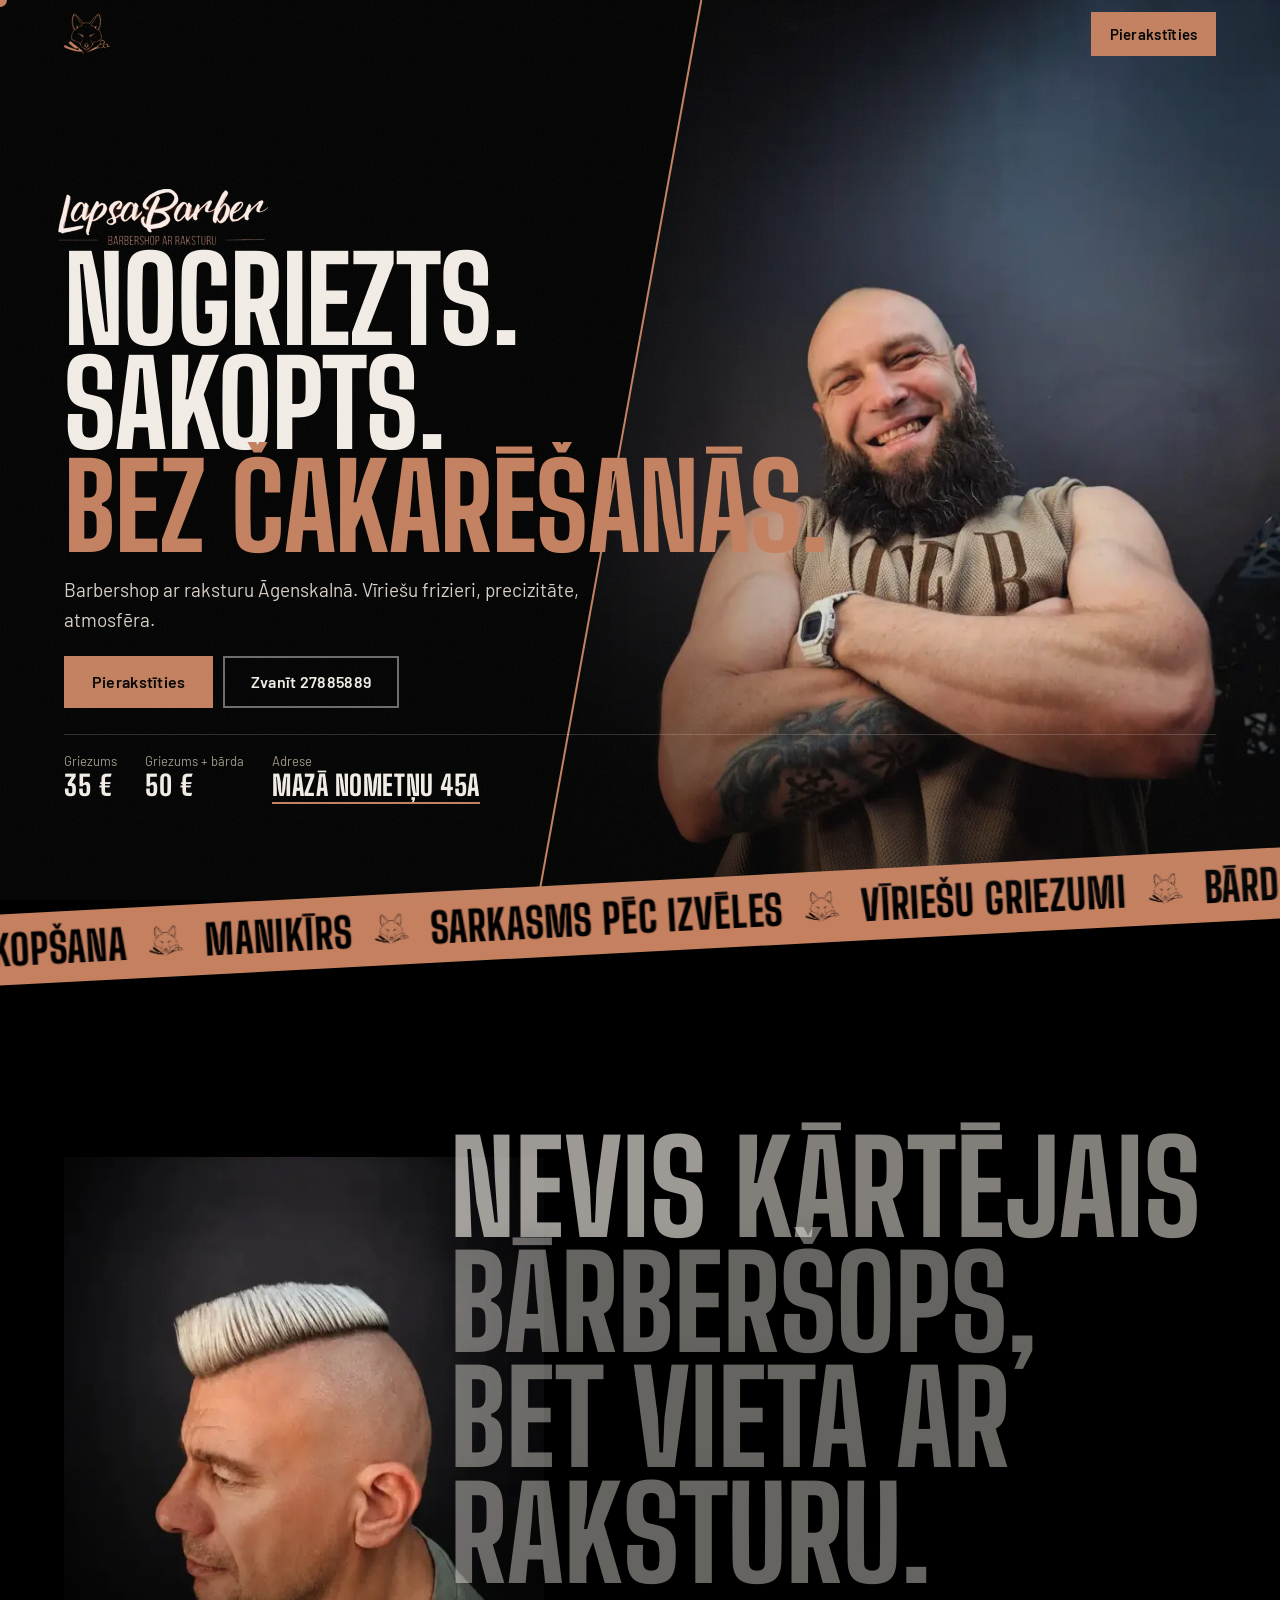
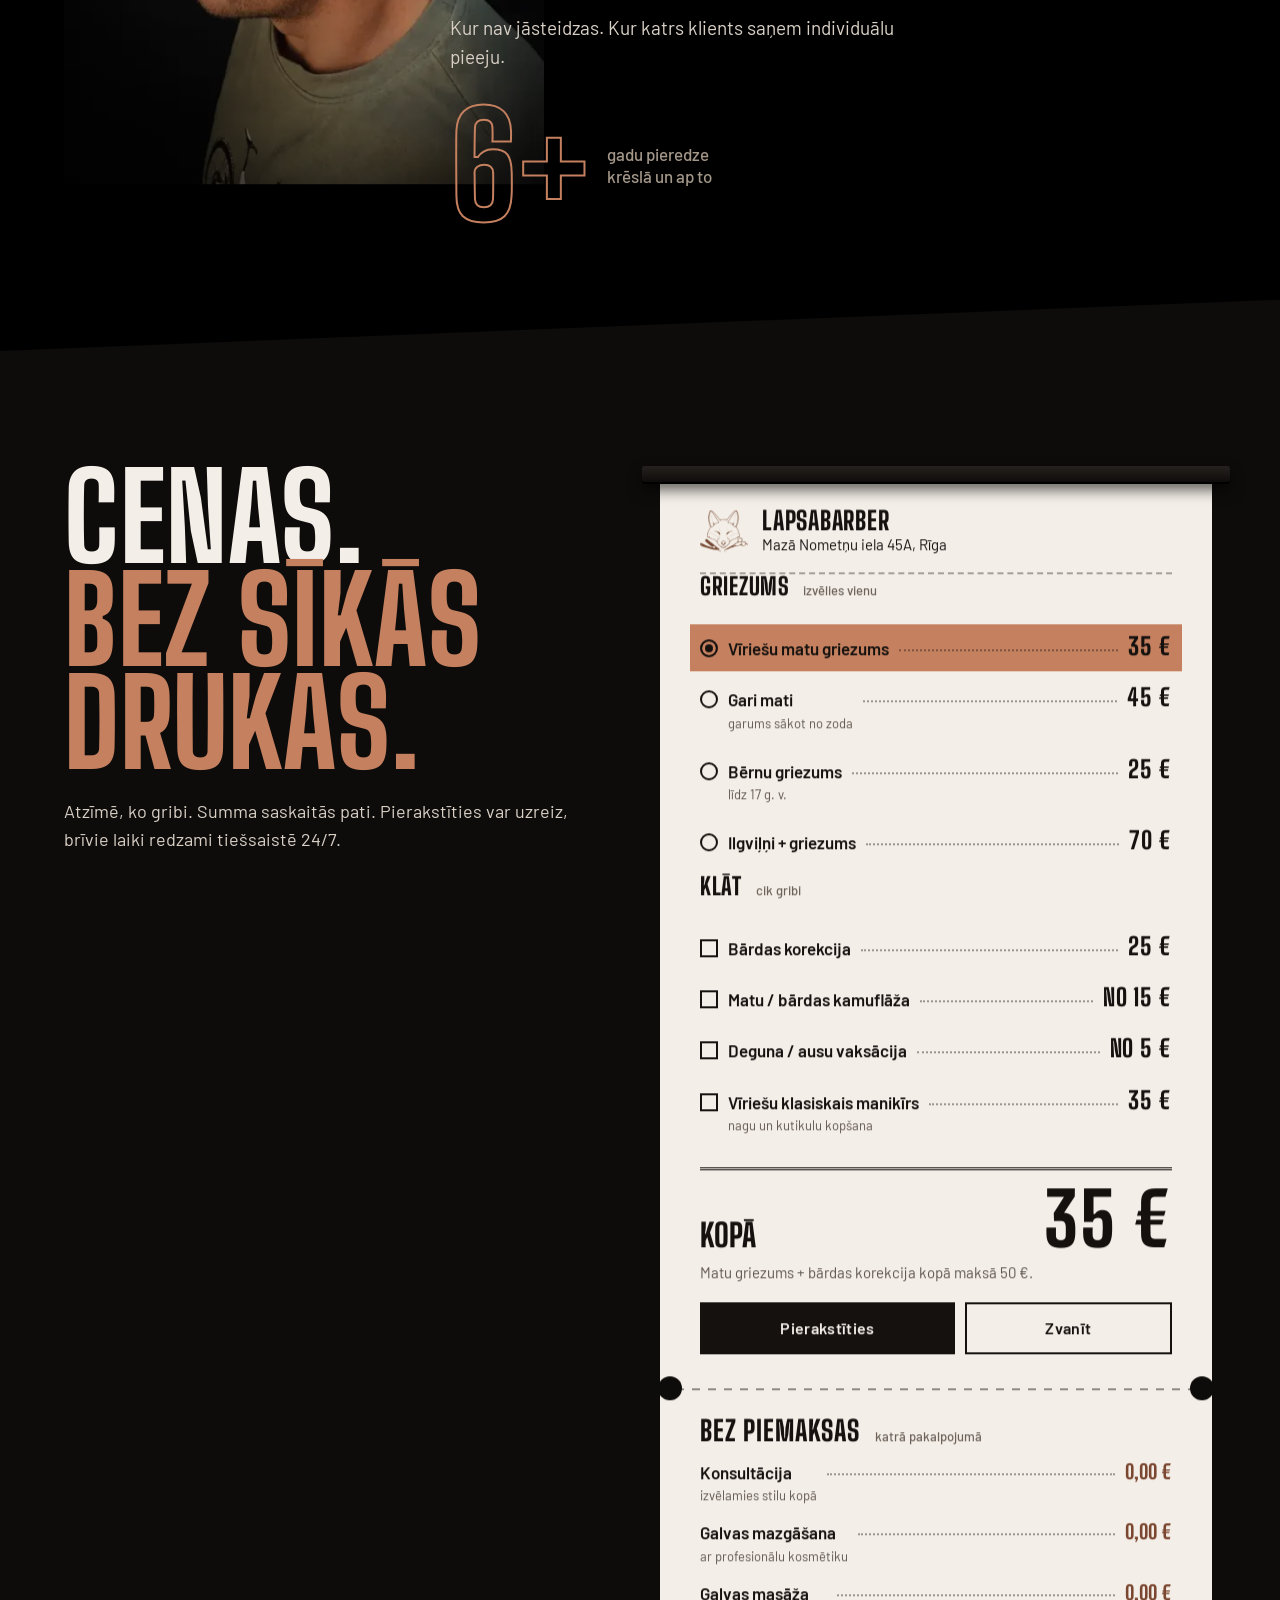
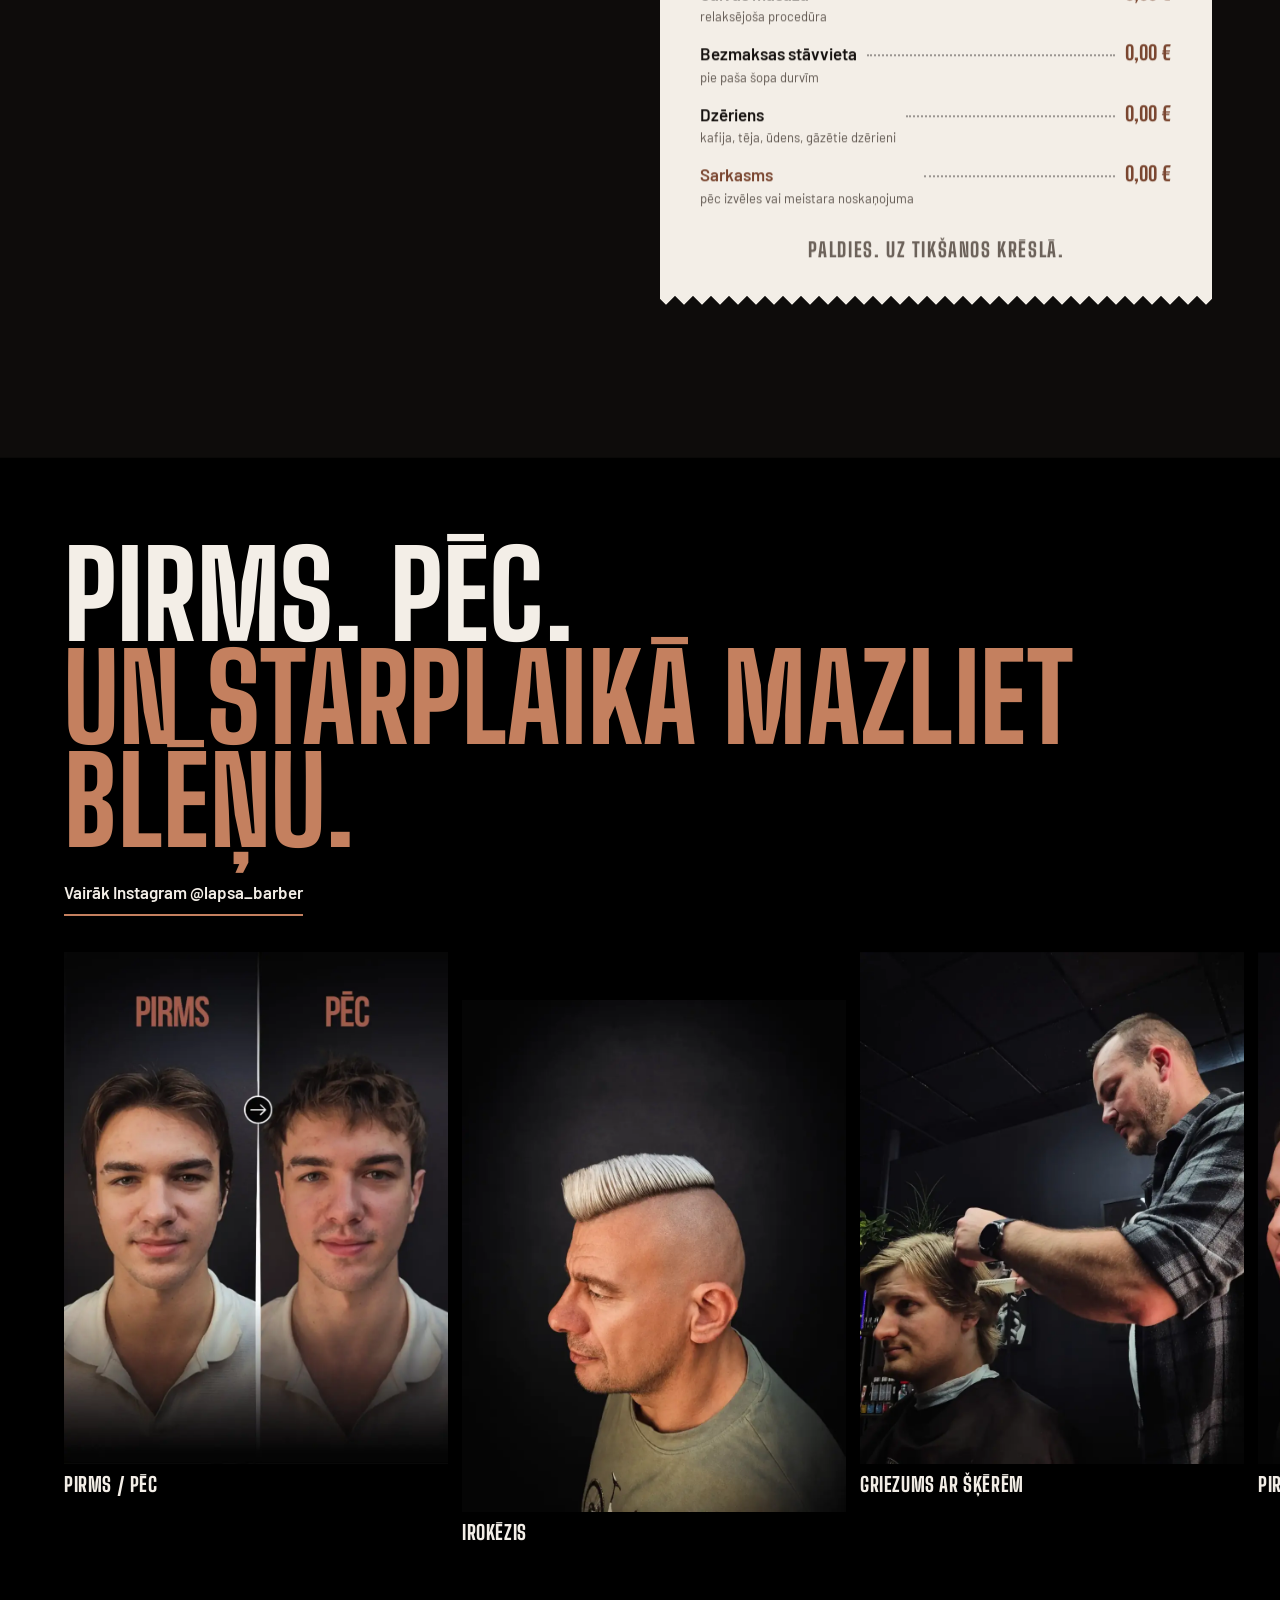
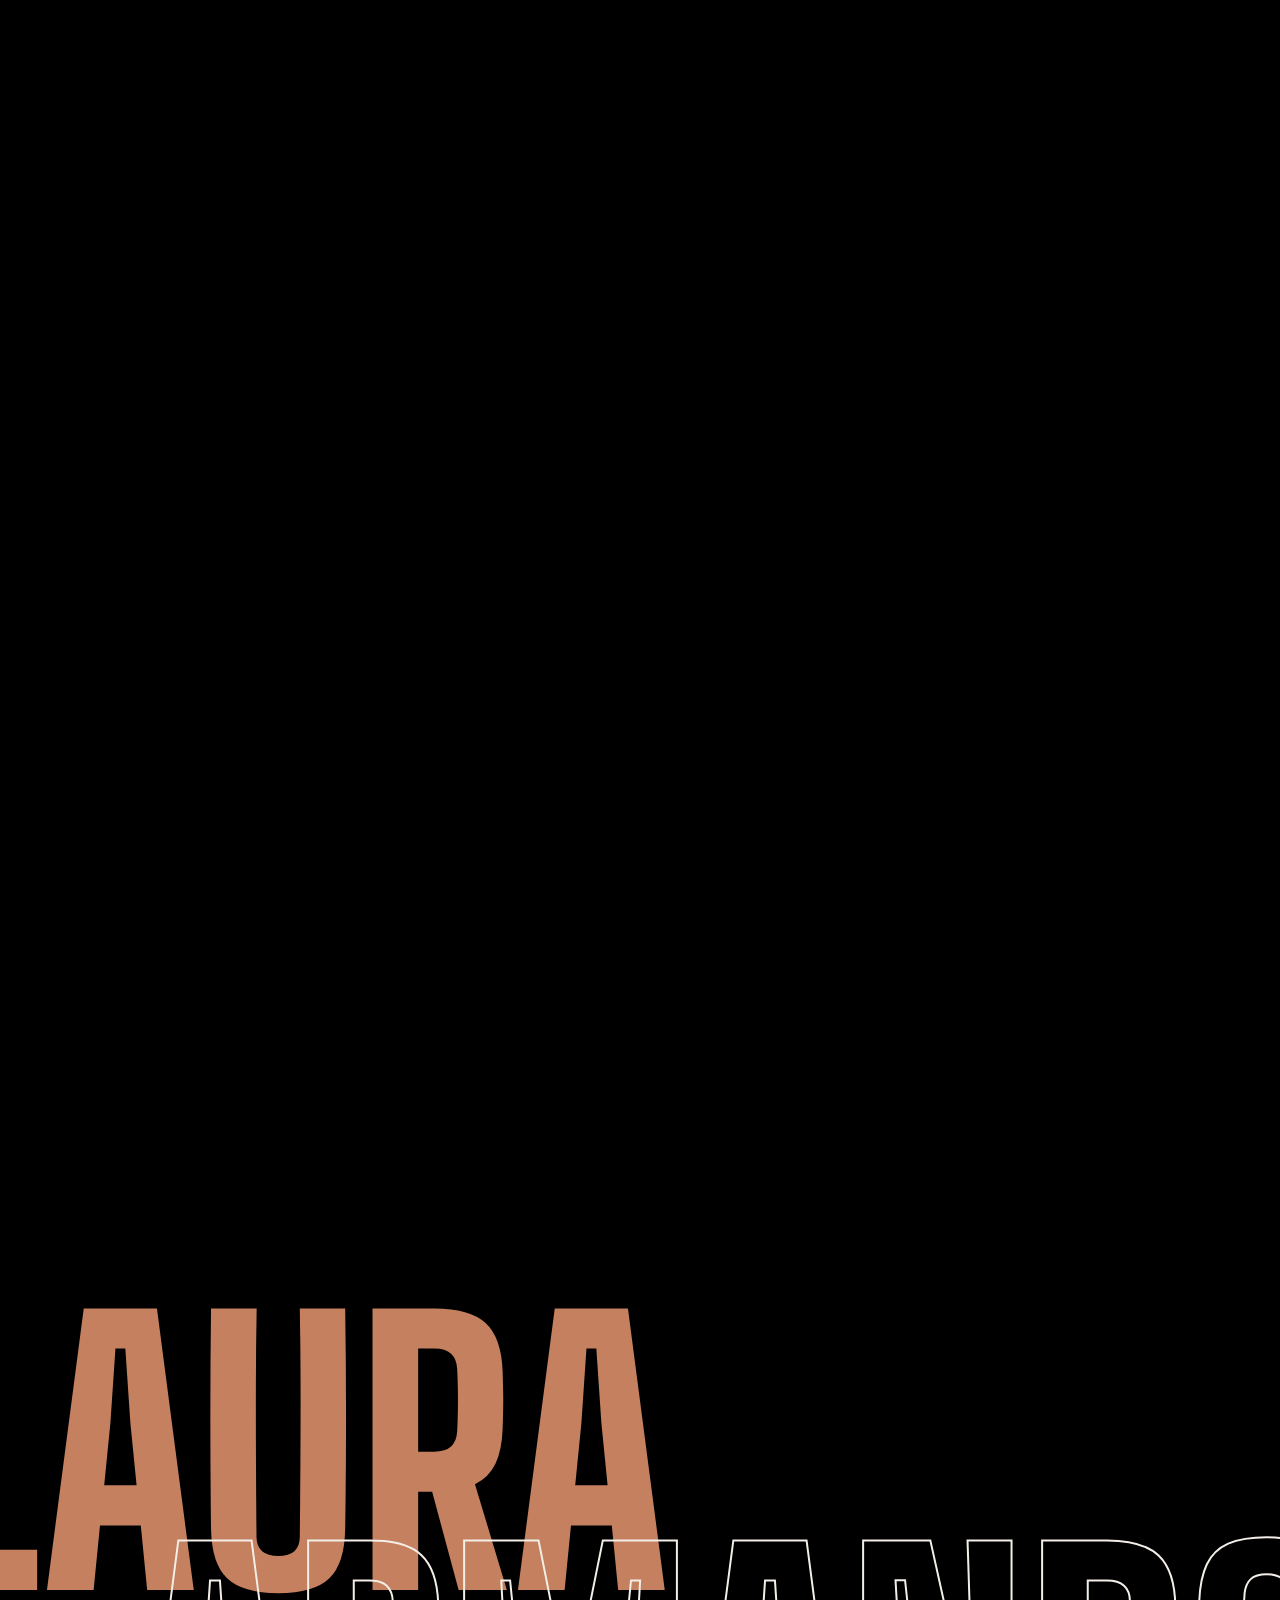
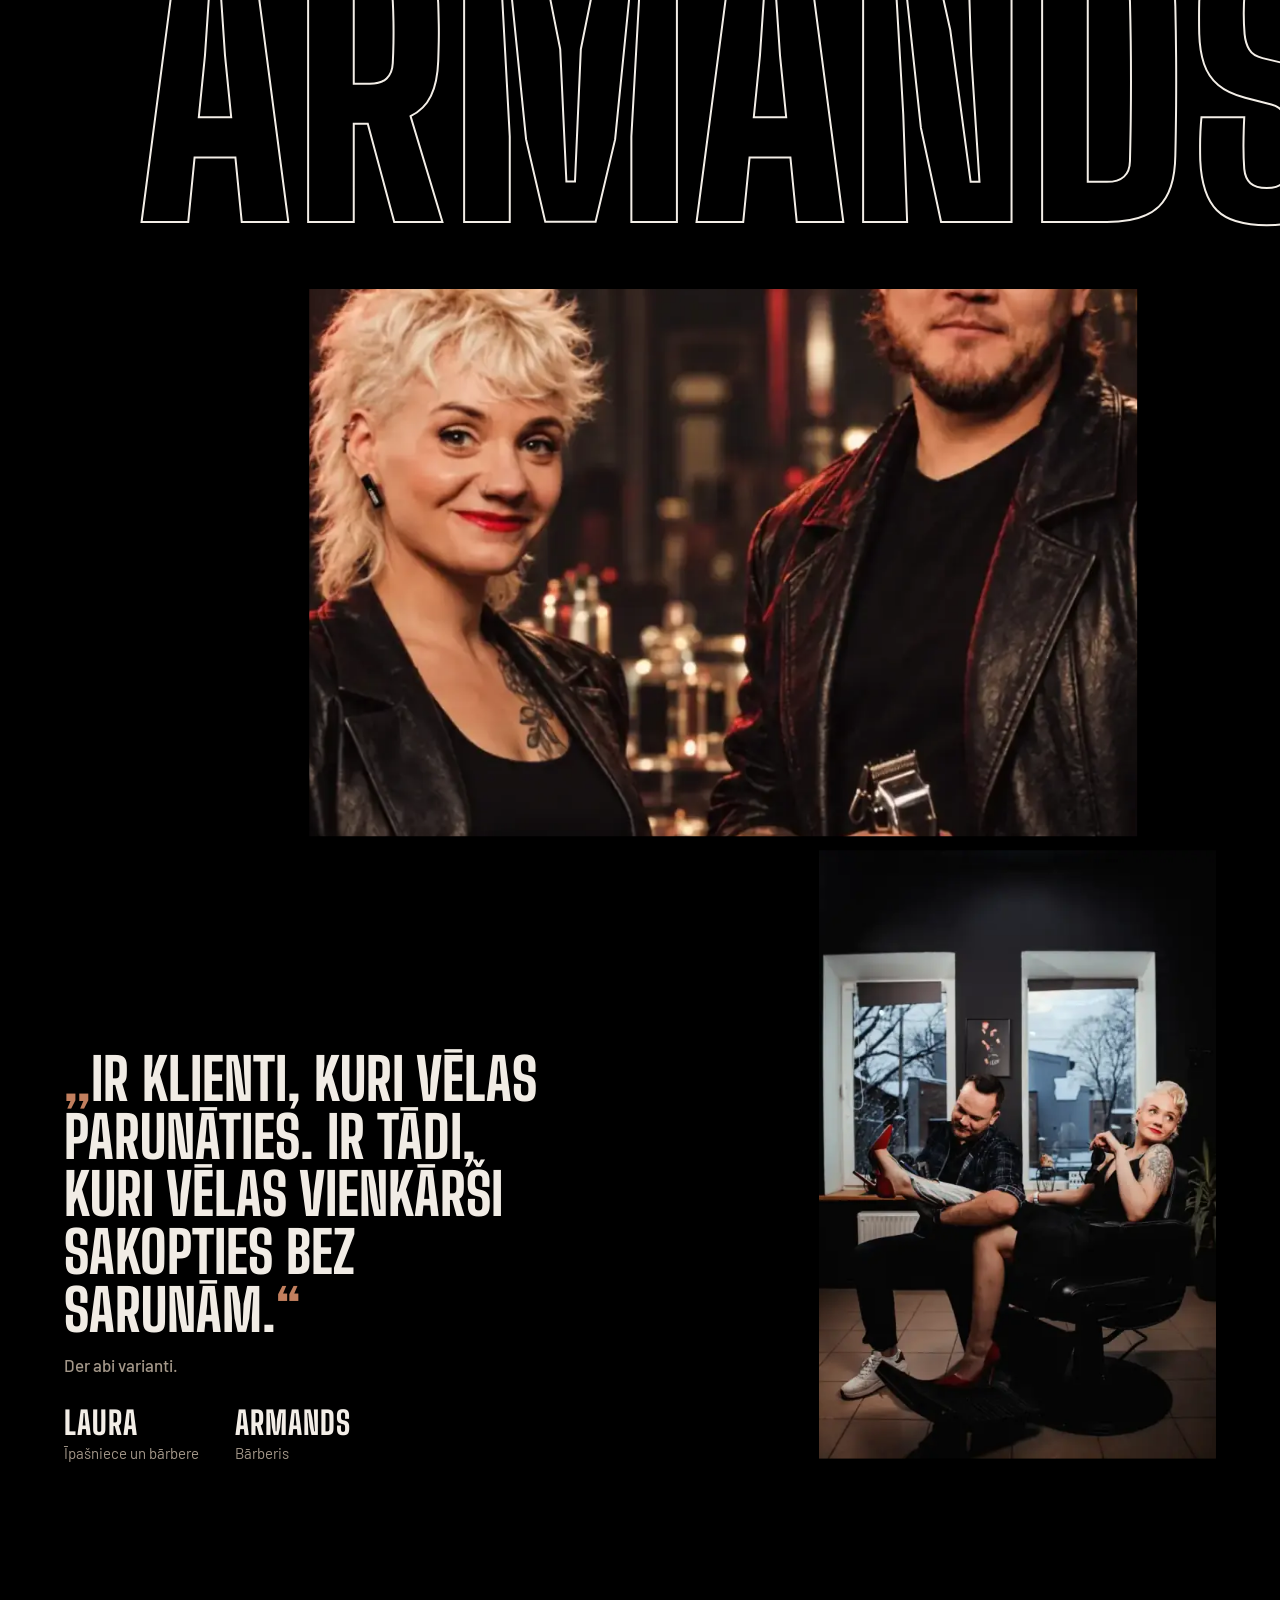
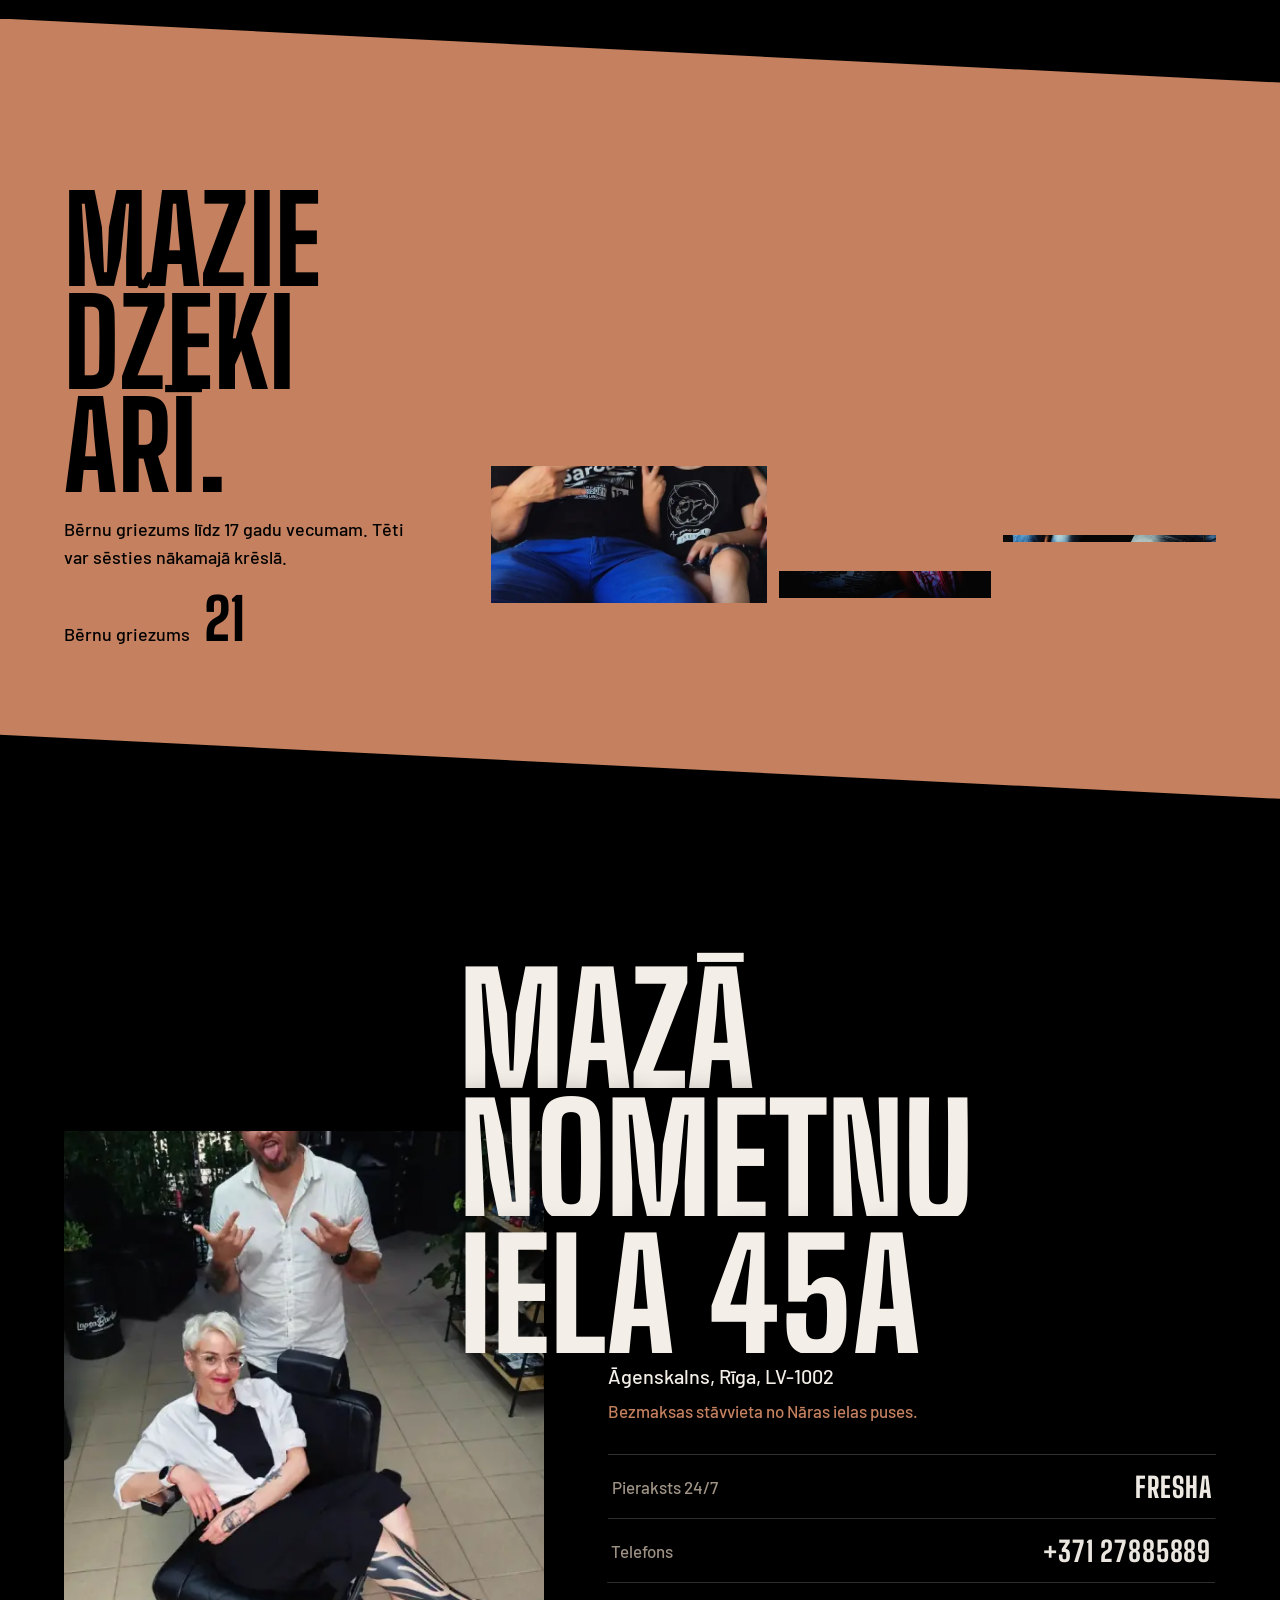
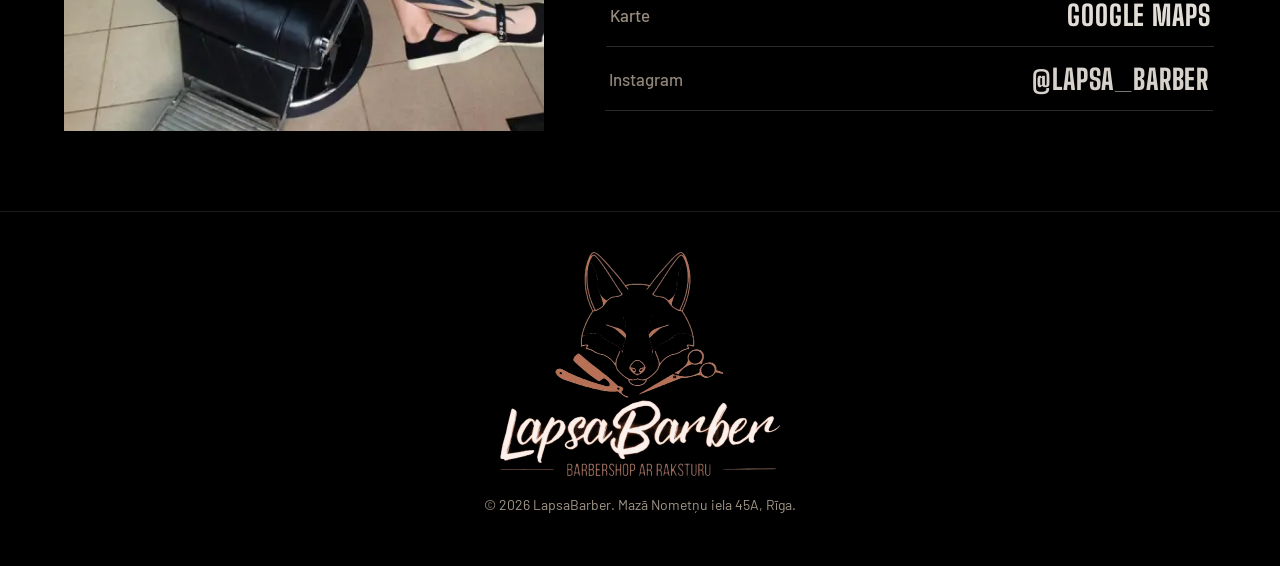
<file: index.html>
<!doctype html>
<html lang="lv">
<head>
<meta charset="utf-8">
<meta name="viewport" content="width=device-width, initial-scale=1, viewport-fit=cover">
<title>LapsaBarber | Barbershop Āgenskalnā, Rīgā</title>
<meta name="description" content="Barbershop ar raksturu Āgenskalnā. Vīriešu matu griezums 35 €, bārdas korekcija 25 €, griezums + bārda 50 €. Mazā Nometņu iela 45A, Rīga. Pieraksts tiešsaistē 24/7.">
<meta name="theme-color" content="#000000">
<link rel="canonical" href="https://lapsabarber.netlify.app/">

<meta property="og:type" content="website">
<meta property="og:locale" content="lv_LV">
<meta property="og:site_name" content="LapsaBarber">
<meta property="og:title" content="LapsaBarber | Barbershop ar raksturu Āgenskalnā">
<meta property="og:description" content="Nogriezts. Sakopts. Bez čakarēšanās. Mazā Nometņu iela 45A, Rīga. Pieraksts 24/7.">
<meta property="og:url" content="https://lapsabarber.netlify.app/">
<meta property="og:image" content="https://lapsabarber.netlify.app/img/og.jpg">
<meta property="og:image:width" content="1200">
<meta property="og:image:height" content="630">
<meta name="twitter:card" content="summary_large_image">

<link rel="icon" href="img/fox.png" type="image/png">
<link rel="preload" href="fonts/big-shoulders-display-latin-800-normal.woff2" as="font" type="font/woff2" crossorigin>
<link rel="preload" href="fonts/big-shoulders-display-latin-ext-800-normal.woff2" as="font" type="font/woff2" crossorigin>
<link rel="preload" href="img/hero-beard-800.webp" as="image" type="image/webp"
      imagesrcset="img/hero-beard-800.webp 800w, img/hero-beard.webp 1200w" imagesizes="(min-width: 900px) 58vw, 100vw">
<link rel="stylesheet" href="css/style.css">

<script>
  // Ieslēdz animāciju sākumstāvokli tikai tad, ja JS strādā un lietotājs nav lūdzis mazāk kustības.
  (function (d) {
    d.classList.add("js");
    if (!window.matchMedia("(prefers-reduced-motion: reduce)").matches) d.classList.add("motion");
    // drošības tīkls: ja skripti neielādējas, saturs tomēr parādās
    setTimeout(function () { if (!d.classList.contains("ready")) d.classList.remove("motion"); }, 3500);
  })(document.documentElement);
</script>

<script type="application/ld+json">
{
  "@context": "https://schema.org",
  "@type": "BarberShop",
  "name": "LapsaBarber",
  "slogan": "Barbershop ar raksturu",
  "description": "Vīriešu frizieri Āgenskalnā: matu griezumi, bārdas kopšana, manikīrs.",
  "url": "https://lapsabarber.netlify.app/",
  "image": "https://lapsabarber.netlify.app/img/og.jpg",
  "logo": "https://lapsabarber.netlify.app/img/logo.png",
  "telephone": "+37127885889",
  "priceRange": "5–70 €",
  "address": {
    "@type": "PostalAddress",
    "streetAddress": "Mazā Nometņu iela 45A",
    "addressLocality": "Rīga",
    "addressRegion": "Āgenskalns",
    "postalCode": "LV-1002",
    "addressCountry": "LV"
  },
  "sameAs": ["https://www.instagram.com/lapsa_barber/"],
  "potentialAction": {
    "@type": "ReserveAction",
    "target": "https://www.fresha.com/a/lapsabarber-m-nometnu-iela-45a-riga-maza-nometnu-iela-45a-q5n4v22g?pId=1348700"
  }
}
</script>
</head>
<body>
<a class="skip" href="#cenas">Uz cenām</a>

<header class="top" id="top">
  <a class="top-logo" href="#top" aria-label="LapsaBarber, uz sākumu">
    <img src="img/fox.webp" alt="" width="120" height="106">
  </a>
  <nav class="top-nav" aria-label="Galvenā navigācija">
    <a href="#cenas">Cenas</a>
    <a href="#darbi">Darbi</a>
    <a href="#komanda">Komanda</a>
    <a href="#kontakti">Kur atrast</a>
  </nav>
  <a class="btn btn-bronze btn-sm magnetic" data-book href="https://www.fresha.com/a/lapsabarber-m-nometnu-iela-45a-riga-maza-nometnu-iela-45a-q5n4v22g?pId=1348700" target="_blank" rel="noopener">Pierakstīties</a>
</header>

<main>

<!-- ============ HERO ============ -->
<section class="hero" aria-labelledby="hero-title">
  <figure class="hero-photo">
    <img class="hero-img"
         src="img/hero-beard-800.webp"
         srcset="img/hero-beard-800.webp 800w, img/hero-beard.webp 1200w"
         sizes="(min-width: 900px) 58vw, 100vw"
         width="1200" height="1600" fetchpriority="high"
         alt="Bārdains vīrietis ar sakrustotām rokām smaida LapsaBarber šopā">
  </figure>
  <svg class="hero-cut" viewBox="0 0 100 100" preserveAspectRatio="none" aria-hidden="true">
    <line class="cut-m" x1="0" y1="100" x2="100" y2="82" pathLength="1"/>
    <line class="cut-d" x1="22" y1="0" x2="0" y2="100" pathLength="1"/>
  </svg>

  <div class="hero-copy">
    <img class="hero-wordmark" src="img/wordmark.webp" alt="LapsaBarber" width="420" height="112" loading="lazy">
    <h1 id="hero-title" class="hero-title">
      <span class="line"><span>Nogriezts.</span></span>
      <span class="line"><span>Sakopts.</span></span>
      <span class="line line-bronze"><span>Bez čakarēšanās.</span></span>
    </h1>
    <p class="hero-sub">Barbershop ar raksturu Āgenskalnā. Vīriešu frizieri, precizitāte, atmosfēra.</p>
    <div class="hero-cta">
      <a class="btn btn-bronze magnetic" data-book href="https://www.fresha.com/a/lapsabarber-m-nometnu-iela-45a-riga-maza-nometnu-iela-45a-q5n4v22g?pId=1348700" target="_blank" rel="noopener">Pierakstīties</a>
      <a class="btn btn-line magnetic" data-phone href="tel:+37127885889">Zvanīt 27885889</a>
    </div>
    <dl class="hero-facts">
      <div><dt>Griezums</dt><dd>35 €</dd></div>
      <div><dt>Griezums + bārda</dt><dd>50 €</dd></div>
      <div><dt>Adrese</dt><dd><a href="#kontakti">Mazā Nometņu 45A</a></dd></div>
    </dl>
  </div>
</section>

<!-- ============ LENTE ============ -->
<div class="tape" aria-hidden="true">
  <div class="tape-track">
    <span>Vīriešu griezumi</span><img src="img/fox.webp" alt="" width="120" height="106">
    <span>Bārdas kopšana</span><img src="img/fox.webp" alt="" width="120" height="106">
    <span>Manikīrs</span><img src="img/fox.webp" alt="" width="120" height="106">
    <span>Sarkasms pēc izvēles</span><img src="img/fox.webp" alt="" width="120" height="106">
    <span>Vīriešu griezumi</span><img src="img/fox.webp" alt="" width="120" height="106">
    <span>Bārdas kopšana</span><img src="img/fox.webp" alt="" width="120" height="106">
    <span>Manikīrs</span><img src="img/fox.webp" alt="" width="120" height="106">
    <span>Sarkasms pēc izvēles</span><img src="img/fox.webp" alt="" width="120" height="106">
  </div>
</div>

<!-- ============ MANIFESTS ============ -->
<section class="manifest" aria-labelledby="manifest-title">
  <div class="manifest-photo">
    <img src="img/mohawk.webp" srcset="img/mohawk-600.webp 600w, img/mohawk.webp 900w" sizes="(min-width: 900px) 40vw, 62vw" width="900" height="1200" loading="lazy"
         alt="Vīrietis profilā ar baltu, augstu ieveidotu irokēzi">
  </div>
  <div class="manifest-text">
    <h2 id="manifest-title" class="manifest-big" data-words>Nevis kārtējais bārberšops, bet vieta ar raksturu.</h2>
    <p class="manifest-small">Kur nav jāsteidzas. Kur katrs klients saņem individuālu pieeju.</p>
    <p class="manifest-years"><strong>6+</strong> <span>gadu pieredze<br>krēslā un ap to</span></p>
  </div>
</section>

<!-- ============ CENAS / ČEKS ============ -->
<section class="prices" id="cenas" aria-labelledby="prices-title">
  <div class="prices-head">
    <h2 id="prices-title" class="h2">Cenas.<br><span class="bronze">Bez sīkās drukas.</span></h2>
    <p class="prices-lead">Atzīmē, ko gribi. Summa saskaitās pati. Pierakstīties var uzreiz, brīvie laiki redzami tiešsaistē 24/7.</p>
  </div>

  <div class="printer">
    <div class="printer-slot" aria-hidden="true"></div>
    <div class="receipt-wrap">
      <form class="receipt" id="receipt" aria-label="Pakalpojumu izvēle un summa">
        <header class="receipt-head">
          <img src="img/fox.webp" alt="" width="120" height="106">
          <p><strong>LapsaBarber</strong><br>Mazā Nometņu iela 45A, Rīga</p>
        </header>

        <fieldset class="r-group">
          <legend>Griezums <small>izvēlies vienu</small></legend>
          <div class="r-list" data-list="haircuts"></div>
        </fieldset>

        <fieldset class="r-group">
          <legend>Klāt <small>cik gribi</small></legend>
          <div class="r-list" data-list="extras"></div>
        </fieldset>

        <div class="r-total">
          <div class="r-stamp" aria-hidden="true"><span>Kombo</span><b>−10 €</b></div>
          <span class="r-total-label">Kopā</span>
          <output class="r-total-sum" id="total" aria-live="polite"><span class="r-from" hidden>no </span><span class="r-num">0</span> €</output>
        </div>
        <p class="r-hint" id="hint">Griezums + bārda kopā maksā 50 €.</p>

        <div class="r-actions">
          <a class="btn btn-black magnetic" data-book href="https://www.fresha.com/a/lapsabarber-m-nometnu-iela-45a-riga-maza-nometnu-iela-45a-q5n4v22g?pId=1348700" target="_blank" rel="noopener">Pierakstīties</a>
          <a class="btn btn-line-dark magnetic" data-phone href="tel:+37127885889">Zvanīt</a>
        </div>

        <div class="perf" aria-hidden="true"></div>

        <section class="free" aria-labelledby="free-title">
          <h3 id="free-title">Bez piemaksas <small>katrā pakalpojumā</small></h3>
          <ul class="free-list" data-list="included"></ul>
        </section>

        <p class="receipt-foot">Paldies. Uz tikšanos krēslā.</p>
      </form>
    </div>
  </div>
</section>

<!-- ============ DARBI ============ -->
<section class="works" id="darbi" aria-labelledby="works-title">
  <div class="works-pin">
    <div class="works-head">
      <h2 id="works-title" class="h2">Pirms. Pēc.<br><span class="bronze">Un starplaikā mazliet blēņu.</span></h2>
      <a class="works-ig" href="https://www.instagram.com/lapsa_barber/" target="_blank" rel="noopener">Vairāk Instagram @lapsa_barber</a>
    </div>
    <div class="works-viewport">
      <ul class="works-track" data-list="works"></ul>
    </div>
    <div class="works-bar" aria-hidden="true"><span></span></div>
  </div>
</section>

<!-- ============ KOMANDA ============ -->
<section class="team" id="komanda" aria-labelledby="team-title">
  <h2 id="team-title" class="visually-hidden">Komanda: Laura un Armands</h2>
  <div class="team-names" aria-hidden="true">
    <span class="tn tn-1">Laura</span>
    <span class="tn tn-2">Armands</span>
  </div>
  <figure class="team-photo">
    <img src="img/retro.webp" srcset="img/retro-800.webp 800w, img/retro.webp 1400w" sizes="(min-width: 900px) 75vw, 100vw" width="1400" height="1215" loading="lazy"
         alt="Laura ar šķērēm un Armands ar trimmeri ādas jakās, retro bārberšopa noskaņā">
  </figure>
  <div class="team-body">
    <blockquote class="team-quote">
      <p>Ir klienti, kuri vēlas parunāties. Ir tādi, kuri vēlas vienkārši sakopties bez sarunām.</p>
    </blockquote>
    <p class="team-after">Der abi varianti.</p>
    <ul class="team-list" data-list="team"></ul>
  </div>
  <figure class="team-small">
    <img src="img/pair.webp" srcset="img/pair-600.webp 600w, img/pair.webp 900w" sizes="(min-width: 900px) 30vw, 48vw" width="900" height="1200" loading="lazy"
         alt="Armands un Laura sēž pie loga LapsaBarber šopā">
  </figure>
</section>

<!-- ============ MAZIE ============ -->
<section class="kids" aria-labelledby="kids-title">
  <div class="kids-text">
    <h2 id="kids-title" class="h2">Mazie džeki<br>arī.</h2>
    <p>Bērnu griezums līdz 17 gadu vecumam. Tēti var sēsties nākamajā krēslā.</p>
    <p class="kids-price"><span>Bērnu griezums</span> <strong>25 €</strong></p>
  </div>
  <div class="kids-photos">
    <figure class="kp kp-1"><img src="img/dad-son.webp" srcset="img/dad-son-600.webp 600w, img/dad-son.webp 900w" sizes="(min-width: 900px) 25vw, 92vw" width="900" height="1200" loading="lazy" alt="Tētis ar dēlu smaida uz dīvāna pēc matu griezuma"></figure>
    <figure class="kp kp-2"><img src="img/dad-daughter.webp" width="900" height="1200" loading="lazy" alt="Tētis apskauj meitu LapsaBarber šopā"></figure>
    <figure class="kp kp-3"><img src="img/dad-kid.webp" width="900" height="1200" loading="lazy" alt="Puika ar tēti uz dīvāna, puika rāda zaķa ausis"></figure>
  </div>
</section>

<!-- ============ KONTAKTI ============ -->
<section class="contact" id="kontakti" aria-labelledby="contact-title">
  <figure class="contact-photo">
    <img src="img/chair-lady.webp" srcset="img/chair-lady-600.webp 600w, img/chair-lady.webp 900w" sizes="(min-width: 900px) 40vw, 78vw" width="900" height="1200" loading="lazy"
         alt="Laura sēž bārbera krēslā LapsaBarber šopā">
  </figure>
  <div class="contact-body">
    <h2 id="contact-title" class="contact-addr">
      <span class="line"><span>Mazā Nometņu</span></span>
      <span class="line"><span>iela 45A</span></span>
    </h2>
    <p class="contact-area">Āgenskalns, Rīga, LV-1002</p>
    <p class="contact-park">Bezmaksas stāvvieta no Nāras ielas puses.</p>
    <ul class="contact-links">
      <li><a class="cl" data-book href="https://www.fresha.com/a/lapsabarber-m-nometnu-iela-45a-riga-maza-nometnu-iela-45a-q5n4v22g?pId=1348700" target="_blank" rel="noopener"><span>Pieraksts 24/7</span><b>Fresha</b></a></li>
      <li><a class="cl" data-phone href="tel:+37127885889"><span>Telefons</span><b>+371 27885889</b></a></li>
      <li><a class="cl" data-map href="https://www.google.com/maps/search/?api=1&amp;query=Maz%C4%81+Nomet%C5%86u+iela+45A%2C+R%C4%ABga" target="_blank" rel="noopener"><span>Karte</span><b>Google Maps</b></a></li>
      <li><a class="cl" data-ig href="https://www.instagram.com/lapsa_barber/" target="_blank" rel="noopener"><span>Instagram</span><b>@lapsa_barber</b></a></li>
    </ul>
  </div>
</section>

</main>

<footer class="foot">
  <img class="foot-logo" src="img/logo.webp" width="560" height="447" loading="lazy" alt="LapsaBarber, barbershop ar raksturu">
  <p class="foot-line">© <span id="year">2026</span> LapsaBarber. Mazā Nometņu iela 45A, Rīga.</p>
</footer>

<!-- Mobilā josla -->
<div class="dock" id="dock" aria-label="Ātrā pierakstīšanās">
  <div class="dock-sum"><span>Kopā</span><b><span class="dock-from" hidden>no </span><span class="dock-num">35</span> €</b></div>
  <a class="btn btn-line btn-sm" data-phone href="tel:+37127885889">Zvanīt</a>
  <a class="btn btn-bronze btn-sm" data-book href="https://www.fresha.com/a/lapsabarber-m-nometnu-iela-45a-riga-maza-nometnu-iela-45a-q5n4v22g?pId=1348700" target="_blank" rel="noopener">Pierakstīties</a>
</div>

<!-- Foto pilnekrānā -->
<dialog class="lightbox" id="lightbox" aria-label="Foto">
  <button class="lb-close" type="button" aria-label="Aizvērt">✕</button>
  <button class="lb-nav lb-prev" type="button" aria-label="Iepriekšējais foto">‹</button>
  <img class="lb-img" alt="">
  <button class="lb-nav lb-next" type="button" aria-label="Nākamais foto">›</button>
  <p class="lb-cap"></p>
</dialog>

<div class="cursor" aria-hidden="true"><span class="cursor-label">Skatīt</span></div>

<script src="js/vendor/gsap.min.js" defer></script>
<script src="js/vendor/ScrollTrigger.min.js" defer></script>
<script src="js/app.js" defer></script>
</body>
</html>
</file>
<file: css/style.css>
/* LapsaBarber — huligānisks premium. Melns / bronza / balts. */

/* ---------- Fonti (lokāli, ar latviešu burtiem) ---------- */
/* Virsrakstiem: Big Shoulders Display 800 (viens biezums visiem virsrakstiem) */
@font-face { font-family: "Shoulders"; font-display: swap; font-weight: 100 900;
  src: url(../fonts/big-shoulders-display-latin-ext-800-normal.woff2) format("woff2");
  unicode-range: U+0100-02AF, U+0304, U+0308, U+0329, U+1E00-1E9F, U+1EF2-1EFF, U+2020, U+20A0-20AB, U+20AD-20C0, U+2113, U+2C60-2C7F, U+A720-A7FF; }
@font-face { font-family: "Shoulders"; font-display: swap; font-weight: 100 900;
  src: url(../fonts/big-shoulders-display-latin-800-normal.woff2) format("woff2");
  unicode-range: U+0000-00FF, U+0131, U+0152-0153, U+02BB-02BC, U+02C6, U+02DA, U+02DC, U+0304, U+0308, U+0329, U+2000-206F, U+20AC, U+2122, U+2191, U+2193, U+2212, U+2215, U+FEFF, U+FFFD; }
@font-face { font-family: "Barlow"; font-display: swap; font-weight: 400;
  src: url(../fonts/barlow-latin-ext-400-normal.woff2) format("woff2");
  unicode-range: U+0100-02AF, U+0304, U+0308, U+0329, U+1E00-1E9F, U+1EF2-1EFF, U+2020, U+20A0-20AB, U+20AD-20C0, U+2113, U+2C60-2C7F, U+A720-A7FF; }
@font-face { font-family: "Barlow"; font-display: swap; font-weight: 400;
  src: url(../fonts/barlow-latin-400-normal.woff2) format("woff2");
  unicode-range: U+0000-00FF, U+0131, U+0152-0153, U+02BB-02BC, U+02C6, U+02DA, U+02DC, U+0304, U+0308, U+0329, U+2000-206F, U+20AC, U+2122, U+2191, U+2193, U+2212, U+2215, U+FEFF, U+FFFD; }
@font-face { font-family: "Barlow"; font-display: swap; font-weight: 500;
  src: url(../fonts/barlow-latin-ext-500-normal.woff2) format("woff2");
  unicode-range: U+0100-02AF, U+0304, U+0308, U+0329, U+1E00-1E9F, U+1EF2-1EFF, U+2020, U+20A0-20AB, U+20AD-20C0, U+2113, U+2C60-2C7F, U+A720-A7FF; }
@font-face { font-family: "Barlow"; font-display: swap; font-weight: 500;
  src: url(../fonts/barlow-latin-500-normal.woff2) format("woff2");
  unicode-range: U+0000-00FF, U+0131, U+0152-0153, U+02BB-02BC, U+02C6, U+02DA, U+02DC, U+0304, U+0308, U+0329, U+2000-206F, U+20AC, U+2122, U+2191, U+2193, U+2212, U+2215, U+FEFF, U+FFFD; }
@font-face { font-family: "Barlow"; font-display: swap; font-weight: 600;
  src: url(../fonts/barlow-latin-ext-600-normal.woff2) format("woff2");
  unicode-range: U+0100-02AF, U+0304, U+0308, U+0329, U+1E00-1E9F, U+1EF2-1EFF, U+2020, U+20A0-20AB, U+20AD-20C0, U+2113, U+2C60-2C7F, U+A720-A7FF; }
@font-face { font-family: "Barlow"; font-display: swap; font-weight: 600;
  src: url(../fonts/barlow-latin-600-normal.woff2) format("woff2");
  unicode-range: U+0000-00FF, U+0131, U+0152-0153, U+02BB-02BC, U+02C6, U+02DA, U+02DC, U+0304, U+0308, U+0329, U+2000-206F, U+20AC, U+2122, U+2191, U+2193, U+2212, U+2215, U+FEFF, U+FFFD; }

/* ---------- Pamati ---------- */
:root {
  --black: #000;
  --coal: #0e0c0b;
  --bronze: #c4805f;
  --bronze-hi: #dc9b78;
  --bronze-deep: #7a4630;
  --paper: #f3eee7;
  --paper-2: #e7dfd4;
  --muted: #a39789;
  --ink: #15110f;
  --display: "Shoulders", "Arial Narrow", Impact, sans-serif;
  --text: "Barlow", "Helvetica Neue", Arial, sans-serif;
  --gut: clamp(16px, 5vw, 64px);
  --ease: cubic-bezier(.2, .7, .1, 1);
}
*, *::before, *::after { box-sizing: border-box; }
html { -webkit-text-size-adjust: 100%; scroll-padding-top: 80px; }
body {
  margin: 0; background: var(--black); color: var(--paper);
  font: 400 1.0625rem/1.55 var(--text);
  -webkit-font-smoothing: antialiased; overflow-x: hidden;
}
/* plēves graudi — vienreiz, fiksēti, bez pārzīmēšanas */
body::after {
  content: ""; position: fixed; inset: 0; z-index: 90; pointer-events: none; opacity: .07;
  background-image: url("data:image/svg+xml,%3Csvg xmlns='http://www.w3.org/2000/svg' width='160' height='160'%3E%3Cfilter id='n'%3E%3CfeTurbulence type='fractalNoise' baseFrequency='.9' numOctaves='2' stitchTiles='stitch'/%3E%3C/filter%3E%3Crect width='100%25' height='100%25' filter='url(%23n)'/%3E%3C/svg%3E");
}
main, .foot { overflow-x: clip; }
img { display: block; max-width: 100%; height: auto; }
figure { margin: 0; }
a { color: inherit; }
h1, h2, h3 { margin: 0; font-weight: 400; }
p { margin: 0; }
.bronze { color: var(--bronze); }
.visually-hidden { position: absolute !important; width: 1px; height: 1px; overflow: hidden; clip: rect(0 0 0 0); white-space: nowrap; }
.skip { position: absolute; left: 8px; top: -60px; z-index: 200; background: var(--bronze); color: var(--black); padding: 10px 16px; font-weight: 600; }
.skip:focus { top: 8px; }
:focus-visible { outline: 2px solid var(--bronze-hi); outline-offset: 3px; }
::selection { background: var(--bronze); color: var(--black); }

/* virsrakstu fonts vienmēr ar lielajiem burtiem, kā viņas afišās */
.hero-facts dd, .receipt-head strong, .r-group legend, .r-price, .r-total-label, .r-total-sum,
.free h3, .free-list .f-price, .receipt-foot, .work-cap b, .team-list b, .kids-price strong,
.cl b, .dock-sum b, .cursor-label { text-transform: uppercase; }
.r-group legend small, .free h3 small { text-transform: none; }

.h2 {
  font: 400 clamp(3rem, 11vw, 7.5rem)/.86 var(--display);
  letter-spacing: .005em; text-transform: uppercase;
}

/* ---------- Pogas ---------- */
.btn {
  display: inline-flex; align-items: center; justify-content: center; gap: .5em;
  min-height: 52px; padding: 0 1.6em; border: 2px solid transparent;
  font: 600 1rem/1 var(--text); letter-spacing: .02em; text-decoration: none;
  transition: background-color .25s, color .25s, border-color .25s;
  will-change: transform;
}
.btn-sm { min-height: 44px; padding: 0 1.1em; font-size: .9375rem; }
.btn-bronze { background: var(--bronze); color: var(--black); }
.btn-bronze:hover { background: var(--paper); }
.btn-line { border-color: rgba(243, 238, 231, .45); color: var(--paper); }
.btn-line:hover { border-color: var(--paper); background: var(--paper); color: var(--black); }
.btn-black { background: var(--ink); color: var(--paper); }
.btn-black:hover { background: var(--bronze-deep); }
.btn-line-dark { border-color: var(--ink); color: var(--ink); }
.btn-line-dark:hover { background: var(--ink); color: var(--paper); }

/* ---------- Galvene ---------- */
.top {
  position: fixed; inset: 0 0 auto 0; z-index: 50;
  display: flex; align-items: center; gap: 24px;
  padding: 12px var(--gut); padding-top: max(12px, env(safe-area-inset-top));
  transition: background-color .35s, transform .45s var(--ease);
}
.top.is-solid { background: rgba(0, 0, 0, .86); backdrop-filter: blur(8px); -webkit-backdrop-filter: blur(8px); }
.top.is-hidden { transform: translateY(-110%); }
.top-logo { display: block; width: 46px; }
.top-nav { display: none; margin-left: auto; gap: 28px; }
.top-nav a { font-weight: 500; text-decoration: none; color: var(--paper); padding: 10px 0; position: relative; }
.top-nav a::after { content: ""; position: absolute; left: 0; right: 0; bottom: 4px; height: 2px; background: var(--bronze); transform: scaleX(0); transform-origin: right; transition: transform .35s var(--ease); }
.top-nav a:hover::after { transform: scaleX(1); transform-origin: left; }
.top .btn { margin-left: auto; }

/* ---------- HERO ---------- */
.hero {
  position: relative; display: block;
  padding: calc(62svh - 4.2rem) var(--gut) 44px; overflow: hidden; isolation: isolate;
}
/* telefonā: foto augšā ar slīpu apakšmalu, teksts uz melna, virsraksts uzkāpj uz griezuma */
.hero-photo {
  position: absolute; inset: 0 0 auto 0; height: 62svh; z-index: -1; overflow: hidden;
  clip-path: polygon(0 0, 100% 0, 100% 82%, 0 100%);
}
.hero-photo::after { /* lasāmībai */
  content: ""; position: absolute; inset: 0;
  background: linear-gradient(180deg, rgba(0,0,0,.4) 0%, rgba(0,0,0,0) 20%, rgba(0,0,0,0) 60%, rgba(0,0,0,.55) 100%);
}
.hero-img { width: 100%; height: 100%; object-fit: cover; object-position: 50% 22%; transform-origin: 50% 40%; }
.hero-cut { position: absolute; left: 0; top: 0; width: 100%; height: 62svh; pointer-events: none; overflow: visible; }
.hero .hero-wordmark { display: none; }
.hero-cut line { stroke: var(--bronze); stroke-width: 2; vector-effect: non-scaling-stroke; fill: none; stroke-dasharray: 3000; stroke-dashoffset: 0; }
.hero-cut .cut-d { display: none; }

.hero-copy { position: relative; width: 100%; max-width: 760px; }
.hero-wordmark { width: min(210px, 52vw); margin: 0 0 6px -6px; }
.hero-title {
  font: 400 clamp(3.4rem, 16.4vw, 10rem)/.84 var(--display);
  text-transform: uppercase; letter-spacing: -.005em; margin-bottom: 18px;
}
/* maska rindai; atstarpe augšā, lai Č Ē Ā Š garumzīmes netiek nogrieztas */
.line { display: block; overflow: hidden; padding: .14em 0 .04em; margin: -.14em 0 -.04em; }
.line > span { display: inline-block; }
.line-bronze { color: var(--bronze); }
.hero-sub { max-width: 30em; color: #d9d0c6; font-size: 1.0625rem; margin-bottom: 22px; }
.hero-cta { display: flex; flex-wrap: wrap; gap: 10px; margin-bottom: 26px; }
.hero-facts { display: flex; flex-wrap: wrap; gap: 8px 28px; margin: 0; padding-top: 16px; border-top: 1px solid rgba(243,238,231,.18); }
.hero-facts div { display: flex; flex-direction: column; }
.hero-facts dt { font-size: .8125rem; color: var(--muted); }
.hero-facts dd { margin: 0; font: 400 1.75rem/1.05 var(--display); letter-spacing: .02em; }
.hero-facts a { text-decoration: none; border-bottom: 2px solid var(--bronze); }

@media (min-width: 900px) {
  .hero { min-height: 100svh; display: flex; align-items: center; padding: 0 var(--gut); }
  .hero-photo { inset: 0 0 0 42%; height: auto; clip-path: polygon(22% 0, 100% 0, 100% 100%, 0 100%); }
  .hero-photo::after { background: linear-gradient(90deg, rgba(0,0,0,.55) 0%, rgba(0,0,0,0) 40%), linear-gradient(0deg, rgba(0,0,0,.5), rgba(0,0,0,0) 30%); }
  .hero-img { object-position: 50% 30%; }
  .hero-cut { left: 42%; width: 58%; height: 100%; }
  .hero .hero-wordmark { display: block; }
  .hero-cut .cut-m { display: none; }
  .hero-cut .cut-d { display: inline; }
  .hero-copy { padding-top: 90px; max-width: none; }
  .hero-title { font-size: clamp(5.5rem, 9.2vw, 12rem); }
  .hero-sub { font-size: 1.1875rem; }
}

/* ---------- Lente ---------- */
.tape {
  position: relative; z-index: 3; margin: -18px -4vw 0; padding: 12px 0;
  background: var(--bronze); color: var(--black); overflow: hidden;
  transform: rotate(-3deg); box-shadow: 0 0 0 1px var(--bronze);
}
.tape-track { display: flex; align-items: center; gap: 22px; width: max-content; will-change: transform; }
.tape-track span { font: 400 clamp(1.6rem, 5vw, 2.6rem)/1 var(--display); text-transform: uppercase; white-space: nowrap; letter-spacing: .02em; padding-top: .08em; }
.tape-track img { width: 34px; filter: brightness(0); }

/* ---------- Manifests ---------- */
.manifest {
  display: grid; gap: 32px; padding: clamp(80px, 14vw, 180px) var(--gut) clamp(70px, 10vw, 140px);
  position: relative;
}
.manifest-photo { width: 62%; justify-self: end; overflow: hidden; position: relative; }
.manifest-photo img { width: 100%; aspect-ratio: 3 / 4; object-fit: cover; }
.manifest-photo::after { content: ""; position: absolute; inset: 0; background: linear-gradient(200deg, rgba(0,0,0,0) 45%, rgba(0,0,0,.75) 100%); }
.manifest-big {
  font: 400 clamp(2.7rem, 10.5vw, 8rem)/.9 var(--display); text-transform: uppercase;
  margin-top: -16%; position: relative; text-shadow: 0 2px 24px rgba(0,0,0,.5);
}
.manifest-big .w { display: inline-block; }
.manifest-small { margin-top: 22px; max-width: 26em; font-size: 1.1875rem; color: #d9d0c6; }
.manifest-years { display: flex; align-items: center; gap: 16px; margin-top: 36px; }
.manifest-years strong { font: 400 clamp(5rem, 16vw, 9rem)/.8 var(--display); color: transparent; -webkit-text-stroke: 2px var(--bronze); }
.manifest-years span { font-weight: 500; color: var(--muted); line-height: 1.3; }

@media (min-width: 900px) {
  .manifest { grid-template-columns: 5fr 7fr; align-items: center; gap: 0; }
  .manifest-photo { width: 100%; grid-column: 1; grid-row: 1; }
  .manifest-text { grid-column: 2; grid-row: 1; margin-left: -14%; position: relative; z-index: 2; }
  .manifest-big { margin-top: 0; }
}

/* ---------- Cenas / čeks ---------- */
.prices {
  position: relative; padding: clamp(90px, 13vw, 170px) var(--gut) clamp(80px, 10vw, 140px);
  background: var(--coal);
  clip-path: polygon(0 4vw, 100% 0, 100% 100%, 0 100%);
  margin-top: -4vw;
}
.prices-head { max-width: 1100px; margin: 0 auto 40px; }
.prices-lead { margin-top: 22px; max-width: 30em; color: #d9d0c6; font-size: 1.125rem; }

.printer { max-width: 560px; margin: 0 auto; position: relative; }
.printer-slot {
  height: 18px; margin: 0 -14px; border-radius: 3px; position: relative; z-index: 3;
  background: linear-gradient(#26211e, #0b0908); box-shadow: 0 6px 14px rgba(0,0,0,.6), inset 0 -2px 0 #000;
}
.receipt-wrap { overflow: hidden; margin-top: -9px; padding: 0 0 24px; }
.receipt {
  position: relative; background: var(--paper); color: var(--ink);
  padding: 34px clamp(18px, 6vw, 40px) 46px; margin: 0 4px;
  box-shadow: 0 30px 60px rgba(0,0,0,.55);
  /* zobains apakšas mala */
  -webkit-mask: linear-gradient(#000 0 0) top / 100% calc(100% - 12px) no-repeat, conic-gradient(from -45deg at bottom, #0000, #000 1deg 89deg, #0000 90deg) bottom / 18px 12px repeat-x;
          mask: linear-gradient(#000 0 0) top / 100% calc(100% - 12px) no-repeat, conic-gradient(from -45deg at bottom, #0000, #000 1deg 89deg, #0000 90deg) bottom / 18px 12px repeat-x;
}
.receipt-head { display: flex; align-items: center; gap: 14px; padding-bottom: 18px; border-bottom: 2px dashed rgba(21,17,15,.35); }
.receipt-head img { width: 48px; filter: brightness(.55) saturate(1.2); }
.receipt-head p { font-size: .9375rem; line-height: 1.3; }
.receipt-head strong { font: 400 1.6rem/1 var(--display); letter-spacing: .03em; }

.r-group { border: 0; margin: 0; padding: 18px 0 6px; }
.r-group legend { font: 400 1.5rem/1 var(--display); letter-spacing: .03em; padding: 0; margin-bottom: 6px; }
.r-group legend small { font: 500 .8125rem var(--text); color: #6c625a; letter-spacing: 0; margin-left: 8px; }

.r-row { position: relative; display: flex; align-items: baseline; gap: 10px; min-height: 48px; padding: 12px 10px; margin: 0 -10px; cursor: pointer; isolation: isolate; }
.r-row input { position: absolute; opacity: 0; pointer-events: none; }
.r-row::before { /* bronzas aizpildījums */
  content: ""; position: absolute; inset: 2px 0; z-index: -1; background: var(--bronze);
  transform: scaleX(0); transform-origin: left; transition: transform .55s var(--ease);
}
.r-row.is-on::before { transform: scaleX(1); }
.r-box { flex: none; width: 18px; height: 18px; border: 2px solid var(--ink); position: relative; top: 2px; transition: background-color .2s; }
.r-row[data-type="radio"] .r-box { border-radius: 50%; }
.r-row.is-on .r-box { background: var(--ink); box-shadow: inset 0 0 0 3px var(--bronze); }
.r-row input:focus-visible ~ .r-box { outline: 2px solid var(--ink); outline-offset: 3px; }
.r-name { font-weight: 600; }
.r-name small { display: block; font-weight: 400; font-size: .8125rem; color: #5e554e; }
.r-row.is-on .r-name small { color: var(--ink); }
.r-dots { flex: 1; border-bottom: 2px dotted rgba(21,17,15,.4); transform: translateY(-4px); min-width: 12px; }
.r-price { font: 400 1.5rem/1 var(--display); letter-spacing: .03em; white-space: nowrap; }
.r-was { opacity: .55; margin-right: 6px; text-decoration-thickness: 2px; }
.r-was:empty { display: none; }

.r-total { position: relative; display: flex; align-items: baseline; justify-content: space-between; margin-top: 14px; padding-top: 16px; border-top: 3px double var(--ink); }
.r-total-label { font: 400 2rem/1 var(--display); }
.r-total-sum { font: 400 clamp(3.4rem, 15vw, 4.6rem)/.9 var(--display); letter-spacing: .01em; font-variant-numeric: tabular-nums; }
.r-from { font-size: .5em; }
.r-hint { margin-top: 8px; font-size: .9375rem; color: #5e554e; min-height: 1.5em; }
.r-stamp {
  position: absolute; left: 36%; top: -18px; display: grid; place-items: center; text-align: center;
  width: 92px; height: 92px; border: 3px solid var(--bronze-deep); border-radius: 50%; color: var(--bronze-deep);
  font: 400 1rem/1 var(--display); letter-spacing: .06em; text-transform: uppercase;
  transform: rotate(-14deg) scale(1); opacity: 0; pointer-events: none;
}
.r-stamp b { display: block; font-size: 1.6rem; font-weight: 400; }
.r-stamp span { display: block; margin-bottom: -18px; }
.r-stamp.is-on { opacity: .9; }
.r-actions { display: flex; flex-wrap: wrap; gap: 10px; margin-top: 18px; }
.r-actions .btn { flex: 1 1 auto; }

.perf { height: 2px; margin: 34px -40px 0; background: repeating-linear-gradient(90deg, rgba(21,17,15,.45) 0 8px, transparent 8px 16px); position: relative; }
.perf::before, .perf::after { content: ""; position: absolute; top: -12px; width: 24px; height: 24px; border-radius: 50%; background: var(--coal); }
.perf::before { left: -2px; } .perf::after { right: -2px; }

.free { padding-top: 26px; }
.free h3 { font: 400 1.75rem/1 var(--display); letter-spacing: .03em; margin-bottom: 8px; }
.free h3 small { font: 500 .8125rem var(--text); color: #6c625a; letter-spacing: 0; margin-left: 8px; }
.free-list { list-style: none; margin: 0; padding: 0; }
.free-list li { display: flex; align-items: baseline; gap: 10px; padding: 7px 0; }
.free-list .f-name { font-weight: 600; }
.free-list .f-name small { display: block; font-weight: 400; font-size: .8125rem; color: #5e554e; }
.free-list .f-price { font: 400 1.25rem/1 var(--display); color: var(--bronze-deep); }
.free-list li:last-child .f-name { color: var(--bronze-deep); }
.receipt-foot { margin-top: 24px; text-align: center; font: 400 1.25rem/1 var(--display); letter-spacing: .08em; color: #6c625a; }

@media (min-width: 1200px) {
  .prices { display: grid; grid-template-columns: 1fr 560px; gap: 6vw; align-items: start; }
  .prices-head { margin: 0; position: sticky; top: 140px; justify-self: end; max-width: 520px; }
  .printer { margin: 0; }
}

/* ---------- Darbi ---------- */
.works { padding: clamp(80px, 12vw, 150px) 0 60px; }
.works-pin { position: relative; }
.works-head { padding: 0 var(--gut); margin-bottom: 36px; display: flex; flex-wrap: wrap; justify-content: space-between; align-items: flex-end; gap: 18px; }
.works-ig { font-weight: 600; text-decoration: none; border-bottom: 2px solid var(--bronze); padding: 8px 0; }
.works-viewport { overflow-x: auto; scroll-snap-type: x mandatory; scrollbar-width: none; -webkit-overflow-scrolling: touch; overscroll-behavior-x: contain; }
.works-viewport::-webkit-scrollbar { display: none; }
.works-track { list-style: none; margin: 0; padding: 0 var(--gut); display: flex; gap: 14px; width: max-content; }
.work { scroll-snap-align: center; flex: none; width: 74vw; max-width: 420px; }
.work:nth-child(3n+2) { margin-top: 48px; }
.work button { all: unset; display: block; cursor: zoom-in; width: 100%; overflow: hidden; position: relative; }
.work button:focus-visible { outline: 2px solid var(--bronze-hi); outline-offset: 4px; }
.work img { width: 100%; aspect-ratio: 3 / 4; object-fit: cover; transition: transform .8s var(--ease); }
.work button:hover img { transform: scale(1.045); }
.work-cap { display: flex; justify-content: space-between; margin-top: 10px; font-weight: 500; color: var(--muted); font-size: .9375rem; }
.work-cap b { font: 400 1.25rem/1 var(--display); color: var(--paper); letter-spacing: .03em; }
.works-bar { height: 2px; margin: 30px var(--gut) 0; background: rgba(243,238,231,.15); }
.works-bar span { display: block; height: 100%; background: var(--bronze); transform: scaleX(0); transform-origin: left; }

@media (min-width: 1024px) {
  .works-pin { height: 100vh; display: flex; flex-direction: column; justify-content: center; }
  .works-viewport { overflow: visible; scroll-snap-type: none; }
  .work { width: min(30vw, 400px); }
}

/* ---------- Komanda ---------- */
.team { position: relative; padding: clamp(60px, 10vw, 140px) 0 clamp(80px, 12vw, 160px); overflow: hidden; }
.team-names { position: relative; z-index: 2; pointer-events: none; }
.tn { display: block; font: 400 clamp(6rem, 30vw, 22rem)/.78 var(--display); text-transform: uppercase; white-space: nowrap; will-change: transform; }
.tn-1 { color: var(--bronze); padding-left: var(--gut); }
.tn-2 { color: transparent; -webkit-text-stroke: 2px var(--paper); text-align: right; padding-right: var(--gut); margin-top: -.12em; position: relative; z-index: 3; }
.team-photo { position: relative; z-index: 1; margin: -9vw var(--gut) 0; overflow: hidden; }
.team-photo img { width: 100%; aspect-ratio: 1400 / 1215; object-fit: cover; }
.team-body { padding: 36px var(--gut) 0; max-width: 760px; }
.team-quote { margin: 0; font: 400 clamp(2rem, 7vw, 3.6rem)/1 var(--display); text-transform: uppercase; }
.team-quote p::before { content: "„"; color: var(--bronze); }
.team-quote p::after { content: "“"; color: var(--bronze); }
.team-after { margin-top: 14px; color: var(--muted); font-weight: 500; }
.team-list { list-style: none; padding: 0; margin: 28px 0 0; display: flex; gap: 36px; }
.team-list b { display: block; font: 400 2rem/1 var(--display); letter-spacing: .03em; }
.team-list span { color: var(--muted); font-size: .9375rem; }
.team-small { width: 48%; margin: 40px var(--gut) 0 auto; overflow: hidden; }
.team-small img { aspect-ratio: 3/4; object-fit: cover; width: 100%; }

@media (min-width: 900px) {
  .team { display: grid; grid-template-columns: 1fr 1fr; }
  .team-names { grid-column: 1 / -1; }
  .team-photo { grid-column: 1 / -1; margin: -7vw var(--gut) 0 18vw; }
  .team-body { grid-column: 1; padding-top: 60px; }
  .team-small { grid-column: 2; width: 62%; margin: -12vw var(--gut) 0 auto; position: relative; z-index: 2; }
}

/* ---------- Mazie ---------- */
.kids {
  background: var(--bronze); color: var(--black); position: relative;
  padding: clamp(90px, 14vw, 170px) var(--gut) clamp(80px, 12vw, 150px);
  clip-path: polygon(0 0, 100% 5vw, 100% 100%, 0 calc(100% - 5vw));
}
.kids-text p { max-width: 24em; margin-top: 18px; font-size: 1.125rem; font-weight: 500; }
.kids-price { display: flex; align-items: baseline; gap: 14px; }
.kids-price strong { font: 400 3.6rem/1 var(--display); font-weight: 400; }
.kids-photos { display: grid; grid-template-columns: 1fr 1fr; gap: 12px; margin-top: 40px; }
.kp { overflow: hidden; }
.kp img { width: 100%; aspect-ratio: 3/4; object-fit: cover; }
.kp-1 { grid-column: 1 / -1; }
.kp-1 img { aspect-ratio: 4 / 3; object-position: 50% 40%; }
.kp-3 { margin-top: 40px; }

@media (min-width: 900px) {
  .kids { display: grid; grid-template-columns: 4fr 8fr; gap: 5vw; align-items: center; }
  .kids-photos { margin-top: 0; grid-template-columns: 1.3fr 1fr 1fr; align-items: start; }
  .kp-1 { grid-column: auto; }
  .kp-1 img { aspect-ratio: 3/4; }
  .kp-2 { margin-top: 80px; }
  .kp-3 { margin-top: 24px; }
}

/* ---------- Kontakti ---------- */
.contact { position: relative; padding: clamp(80px, 12vw, 150px) var(--gut) 80px; display: grid; gap: 36px; }
.contact-photo { overflow: hidden; width: 78%; }
.contact-photo img { width: 100%; aspect-ratio: 4/5; object-fit: cover; object-position: 50% 35%; }
.contact-addr { font: 400 clamp(3.4rem, 15vw, 9.5rem)/.86 var(--display); text-transform: uppercase; margin-top: -26%; position: relative; }
.contact-area { margin-top: 14px; font-size: 1.25rem; font-weight: 500; }
.contact-park { margin-top: 6px; color: var(--bronze); font-weight: 500; }
.contact-links { list-style: none; padding: 0; margin: 30px 0 0; border-top: 1px solid rgba(243,238,231,.2); }
.cl { display: flex; justify-content: space-between; align-items: center; gap: 16px; min-height: 64px; text-decoration: none; border-bottom: 1px solid rgba(243,238,231,.2); position: relative; overflow: hidden; isolation: isolate; padding: 0 4px; }
.cl::before { content: ""; position: absolute; inset: 0; z-index: -1; background: var(--bronze); transform: translateY(101%); transition: transform .45s var(--ease); }
.cl:hover::before, .cl:focus-visible::before { transform: translateY(0); }
.cl:hover, .cl:focus-visible { color: var(--black); }
.cl span { color: var(--muted); font-weight: 500; transition: color .3s; }
.cl:hover span, .cl:focus-visible span { color: var(--black); }
.cl b { font: 400 1.75rem/1 var(--display); letter-spacing: .03em; font-weight: 400; }

@media (min-width: 900px) {
  .contact { grid-template-columns: 5fr 7fr; align-items: end; gap: 0; }
  .contact-photo { width: 100%; }
  .contact-body { padding-left: 5vw; position: relative; z-index: 2; padding-bottom: 20px; }
  .contact-addr { margin: 0 0 0 calc(-5vw - 14%); text-shadow: 0 2px 30px rgba(0,0,0,.6); }
}

/* ---------- Kājene ---------- */
.foot { padding: 40px var(--gut) calc(110px + env(safe-area-inset-bottom)); text-align: center; border-top: 1px solid rgba(243,238,231,.12); }
.foot-logo { width: min(280px, 70vw); margin: 0 auto 18px; }
.foot-line { color: var(--muted); font-size: .875rem; }
@media (min-width: 900px) { .foot { padding-bottom: 50px; } }

/* ---------- Mobilā josla ---------- */
.dock {
  position: fixed; left: 0; right: 0; bottom: 0; z-index: 60;
  display: flex; align-items: center; gap: 8px;
  padding: 10px 12px calc(10px + env(safe-area-inset-bottom));
  background: rgba(8, 7, 6, .94); backdrop-filter: blur(10px); -webkit-backdrop-filter: blur(10px);
  border-top: 1px solid rgba(196,128,95,.4);
  transform: translateY(110%); transition: transform .5s var(--ease);
}
.dock.is-on { transform: translateY(0); }
.dock-sum { margin-right: auto; display: flex; flex-direction: column; line-height: 1; }
.dock-sum > span { font-size: .75rem; color: var(--muted); }
.dock-sum b { font: 400 1.9rem/1 var(--display); font-weight: 400; }
.dock-from { font-size: .6em; }
@media (min-width: 900px) { .dock { display: none; } }

/* ---------- Lightbox ---------- */
.lightbox { border: 0; padding: 0; margin: 0; width: 100vw; height: 100dvh; max-width: none; max-height: none; background: rgba(0,0,0,.94); color: var(--paper); display: none; place-items: center; }
.lightbox[open] { display: grid; }
.lightbox::backdrop { background: transparent; }
.lb-img { max-width: 92vw; max-height: 82dvh; object-fit: contain; }
.lb-cap { position: absolute; bottom: 18px; left: 0; right: 0; text-align: center; color: var(--muted); }
.lb-close, .lb-nav { position: absolute; background: none; border: 0; color: var(--paper); cursor: pointer; width: 56px; height: 56px; font: 400 2rem/1 var(--text); }
.lb-close { top: 10px; right: 10px; }
.lb-prev { left: 4px; top: 50%; transform: translateY(-50%); font-size: 3rem; }
.lb-next { right: 4px; top: 50%; transform: translateY(-50%); font-size: 3rem; }
.lb-close:hover, .lb-nav:hover { color: var(--bronze); }

/* ---------- Kursors (tikai pele) ---------- */
.cursor { display: none; }
@media (hover: hover) and (pointer: fine) {
  .has-cursor .cursor {
    display: grid; place-items: center; position: fixed; left: 0; top: 0; z-index: 120; pointer-events: none;
    width: 14px; height: 14px; margin: -7px 0 0 -7px; border-radius: 50%; background: var(--bronze);
    transition: width .35s var(--ease), height .35s var(--ease), margin .35s var(--ease), background-color .3s, opacity .3s;
    will-change: transform;
  }
  .has-cursor .cursor.is-view { width: 92px; height: 92px; margin: -46px 0 0 -46px; background: var(--paper); }
  .has-cursor .cursor.is-link { width: 46px; height: 46px; margin: -23px 0 0 -23px; background: rgba(196,128,95,.25); }
  .has-cursor .cursor.is-hidden { opacity: 0; }
  .cursor-label { font: 400 1.25rem/1 var(--display); letter-spacing: .05em; color: var(--black); opacity: 0; transition: opacity .2s; }
  .cursor.is-view .cursor-label { opacity: 1; }
}

/* ---------- Animācijas sākumstāvoklis (tikai ar JS un bez reduced-motion) ---------- */
.motion:not(.intro-done) .hero-img { transform: scale(1.18); }
.motion:not(.intro-done) .hero-photo { clip-path: polygon(0 100%, 0 100%, 0 100%, 0 100%); }
.motion:not(.intro-done) .hero-cut line { stroke-dashoffset: 3000; }
.motion:not(.intro-done) .hero-title .line > span { transform: translateY(105%); }
.motion:not(.intro-done) .hero-wordmark, .motion:not(.intro-done) .hero-sub,
.motion:not(.intro-done) .hero-cta, .motion:not(.intro-done) .hero-facts { opacity: 0; }
@media (min-width: 900px) {
  .motion:not(.intro-done) .hero-photo { clip-path: polygon(22% 0, 22% 0, 0 100%, 0 100%); }
}

@media (prefers-reduced-motion: reduce) {
  *, *::before, *::after { transition-duration: .01ms !important; animation-duration: .01ms !important; scroll-behavior: auto !important; }
}
</file>
